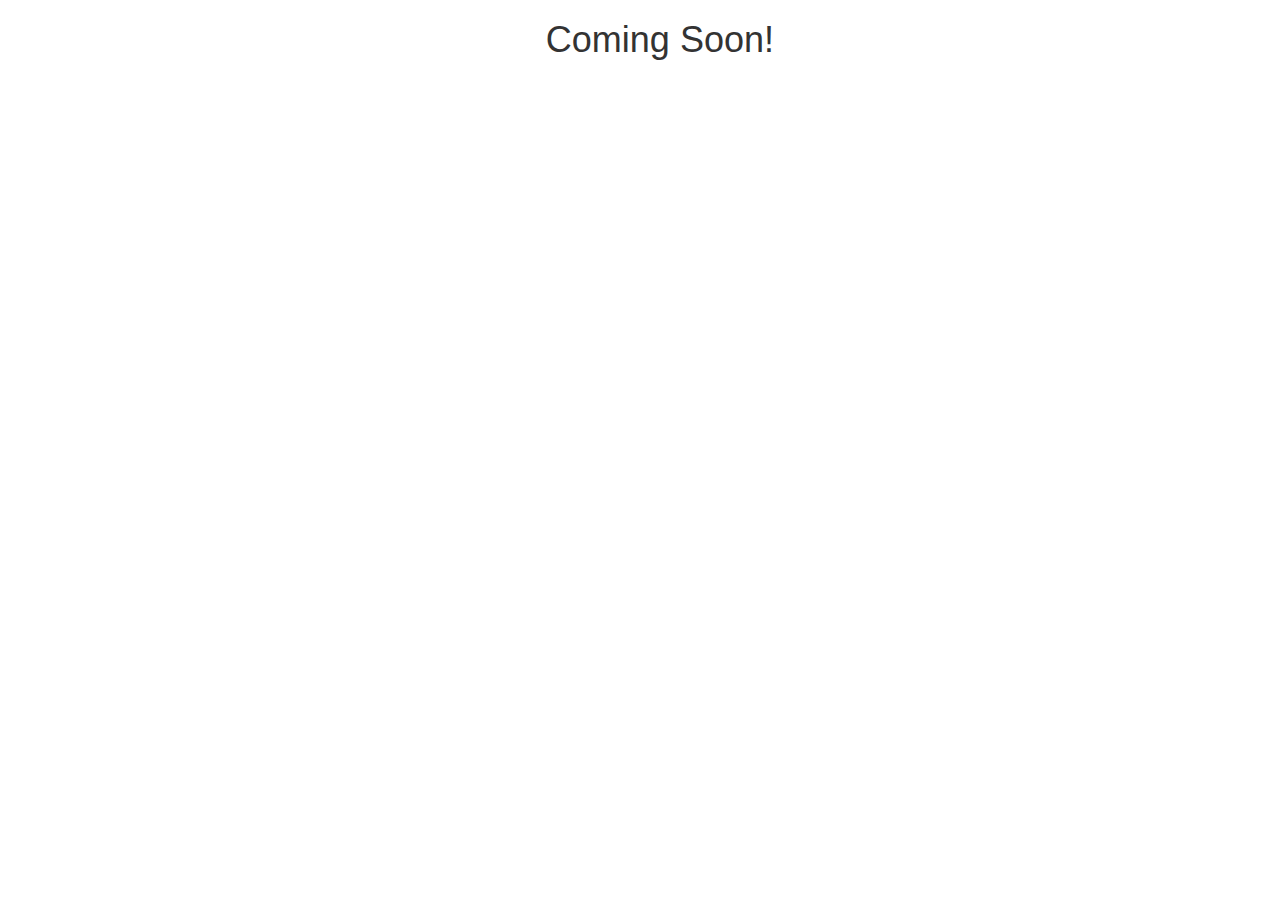
<file: index.html>
<!DOCTYPE html>
<html>
  <head>
    <title>Sage Co</title>
    <script>
      window.dataLayer = window.dataLayer || [];
      function gtag(){dataLayer.push(arguments);}
      gtag('js', new Date());

      gtag('config', 'UA-126253123-1');
    </script>
    <meta charset='utf-8'/>
    <meta name="viewport" content="width=device-width, initial-scale=1">
    <script src="https://ajax.googleapis.com/ajax/libs/jquery/3.1.1/jquery.min.js"></script>
    <link rel="stylesheet" type="text/css" href="stylesheets/index.css">
    <link rel="stylesheet" href="https://maxcdn.bootstrapcdn.com/bootstrap/3.3.7/css/bootstrap.min.css" integrity="sha384-BVYiiSIFeK1dGmJRAkycuHAHRg32OmUcww7on3RYdg4Va+PmSTsz/K68vbdEjh4u" crossorigin="anonymous">
    <script src="https://maxcdn.bootstrapcdn.com/bootstrap/3.3.7/js/bootstrap.min.js" integrity="sha384-Tc5IQib027qvyjSMfHjOMaLkfuWVxZxUPnCJA7l2mCWNIpG9mGCD8wGNIcPD7Txa" crossorigin="anonymous"></script>
  </head>
    <body  class="row">
      <div class="center">
        <h1 class="col-md-4 col-md-offset-5 vertical-center">Coming Soon!</h1>
      </div>
    </body>
</html>
</file>
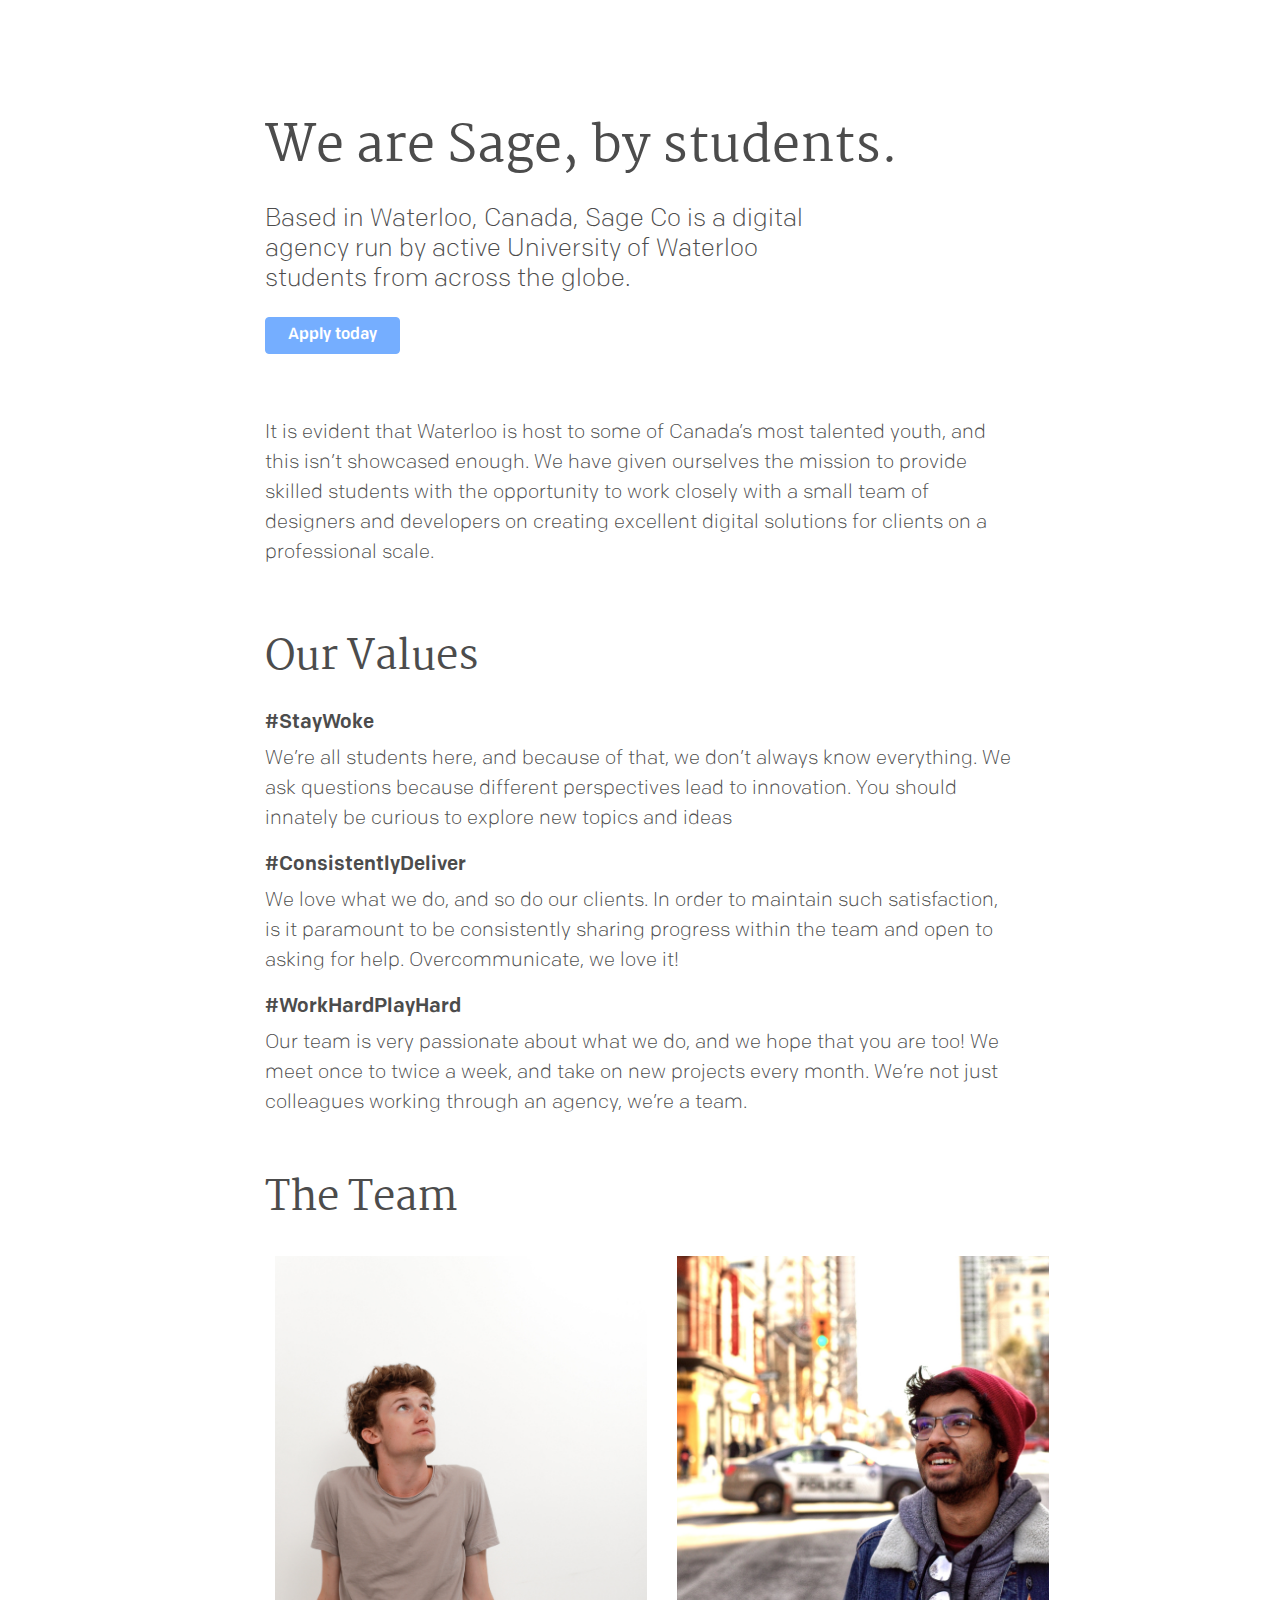
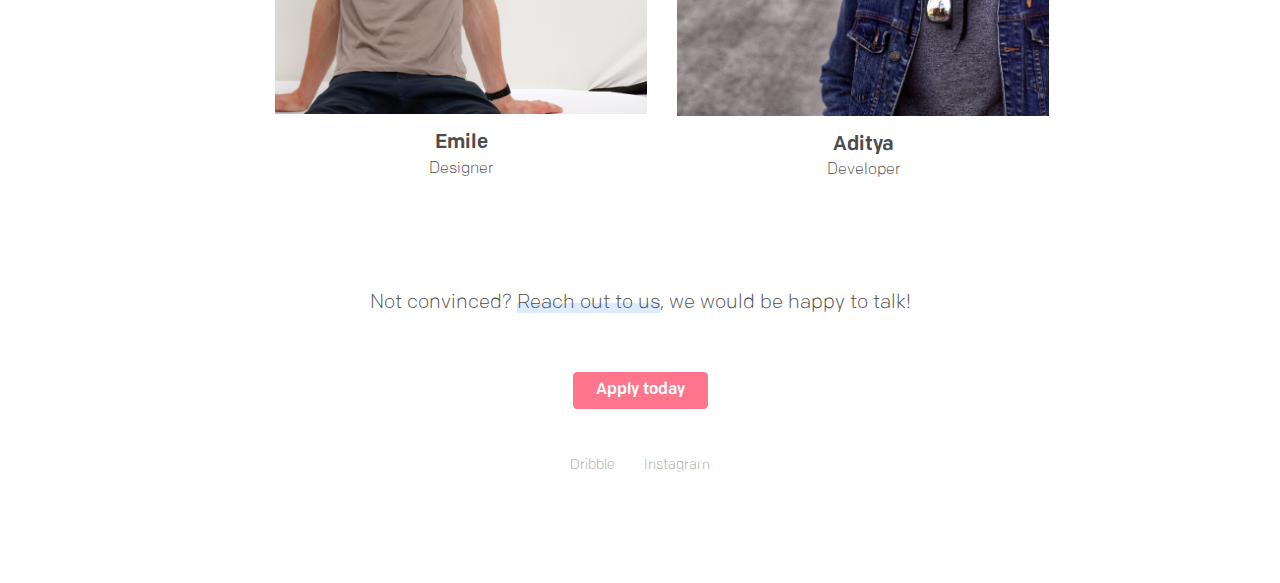
<file: join/index.html>
<!DOCTYPE html>
<html>
  <head>
    <title>Sage Co</title>
    <!-- Global site tag (gtag.js) - Google Analytics -->
    <script async src="https://www.googletagmanager.com/gtag/js?id=UA-126253123-1"></script>
    <script>
      window.dataLayer = window.dataLayer || [];
      function gtag(){dataLayer.push(arguments);}
      gtag('js', new Date());

      gtag('config', 'UA-126253123-1');
      console.log("Hey you look interested, send us an email with the title: Easter Egg to get an extra 5 points before the interview! ;)");
    </script>
    <meta charset='utf-8'/>
    <meta property="og:url" content="https://thesage.co/join/" />
    <meta property="og:type" content="profile" />
    <meta property="og:title" content="Sage Co" />
    <meta property="og:image" content="https://thesage.co/images/favicon.png" />
    <meta name="viewport" content="width=device-width, initial-scale=1">
    <link rel="shortcut icon" href="../images/favicon.png" type="img" />
    <script src="https://ajax.googleapis.com/ajax/libs/jquery/3.1.1/jquery.min.js"></script>
    <link rel="stylesheet" href="https://fonts.googleapis.com/css?family=Martel:600|Rubik">
    <link rel="stylesheet" href="../fonts/fonts.css">
    <link rel="stylesheet" href="https://maxcdn.bootstrapcdn.com/bootstrap/3.3.7/css/bootstrap.min.css" integrity="sha384-BVYiiSIFeK1dGmJRAkycuHAHRg32OmUcww7on3RYdg4Va+PmSTsz/K68vbdEjh4u" crossorigin="anonymous">
    <script src="https://maxcdn.bootstrapcdn.com/bootstrap/3.3.7/js/bootstrap.min.js" integrity="sha384-Tc5IQib027qvyjSMfHjOMaLkfuWVxZxUPnCJA7l2mCWNIpG9mGCD8wGNIcPD7Txa" crossorigin="anonymous"></script>
  </head>
  <body class="container">
    <div class="row">
      <h1 id="wearesage" class="col-sm-12 col-md-8 col-md-offset-2 martel">We are Sage, by students.</h1>
    </div>
    <div class="row">
      <h2 id="subtext" class="col-sm-12 col-md-6 col-md-offset-2 colfax">Based in Waterloo, Canada, Sage Co is a digital agency run by active University of Waterloo students from across the globe.</h2>
    </div>
    <div class="row">
      <div class="col-md-6 col-md-offset-2" style="padding-top: 12px;">
        <a href="../form"><button id="blue" type="button" class="btn btn-default"><p class="button colfax-medium">Apply today</p></button></a>
      </div>
    </div>
    <div class="row">
      <h3 class="col-sm-12 col-md-8 col-md-offset-2 colfax normal-text"  style="padding-top: 44px;">It is evident that Waterloo is host to some of Canada’s most talented youth, and this isn’t showcased enough. We have given ourselves the mission to provide skilled students with the opportunity to work closely with a small team of designers and developers on creating excellent digital solutions for clients on a professional scale.</h3>
    </div>
    <div class="row">
      <h2 class="col-sm-12 col-md-8 col-md-offset-2 heading martel" style="margin-bottom: 1%">Our Values</h2>
    </div>
    <div class="row">
      <h2 class="col-sm-12 col-md-8 col-md-offset-2 bullet colfax-medium">#StayWoke</h2>
      <p class="col-sm-12 col-md-8 col-md-offset-2 normal-text colfax">We’re all students here, and because of that, we don’t always know everything. We ask questions because different perspectives lead to innovation. You should innately be curious to explore new topics and ideas</p>
      <h2 class="col-sm-12 col-md-8 col-md-offset-2 bullet colfax-medium">#ConsistentlyDeliver</h2>
      <p class="col-sm-12 col-md-8 col-md-offset-2 normal-text colfax">We love what we do, and so do our clients. In order to maintain such satisfaction, is it paramount to be consistently sharing progress within the team and open to asking for help. Overcommunicate, we love it!</p>
      <h2 class="col-sm-12 col-md-8 col-md-offset-2 bullet colfax-medium">#WorkHardPlayHard</h2>
      <p class="col-sm-12 col-md-8 col-md-offset-2 normal-text colfax">Our team is very passionate about what we do, and we hope that you are too! We meet once to twice a week, and take on new projects every month. We’re not just colleagues working through an agency, we’re a team.</p>
    </div>
    <div class="row">
      <h2 class="col-sm-12 col-md-8 col-md-offset-2 heading martel" style="margin-bottom: 3%">The Team</h2>
    </div>
    <div class="row col-md-offset-2">
      <div class="col-sm-6 col-md-4 col-lg-5">
        <img class="center" src="../images/emile.jpg">
        <div class="center">
          <p class="colfax-medium name">Emile</p>
          <p class="colfax role">Designer</p>
        </div>
      </div>
      <div class="col-sm-6 col-md-4 col-lg-5">
        <img class="center" src="../images/aditya.jpeg">
        <div class="center">
          <p class="colfax-medium name">Aditya</p>
          <p class="colfax role">Developer</p>
        </div>
      </div>
    </div>
    <div class="row">
      <h2 id="contact" class="col-sm-12 col-md-8 col-md-offset-2 colfax">Not convinced? <a class="highlight" href="mailto:jointhesage@gmail.com">Reach out to us</a>, we would be happy to talk!</h2>
    </div>
    <div class="row">
      <div class="col-md-4 col-md-offset-4" style="padding-top: 48px;">
        <a href="../form"><button id="pink" type="button" class="btn btn-default center"><p class="button colfax-medium">Apply today</p></button></a>
      </div>
    </div>
    <div class="footer">
      <a target="_blank" href="https://dribbble.com/bythesage
"><span class="btn"><p class=" colfax">Dribble</p></span></a>
      <a target="_blank" href="https://www.instagram.com/bythesage
"><span class="btn"><p class=" colfax">Instagram</p></span></a>

    </div>
  </body>
  <style>
    #wearesage {
      font-size: 50px;
      padding-top: 100px;
    }

    #subtext {
      font-size: 25px;
      line-height: 1.2;
    }

    #contact {
      margin-top: 80px;
      font-size: 20px;
      text-align: center;
    }

    .heading {
      margin-top: 5%;
      font-size: 40px;
    }

    .bullet {
      font-size: 20px;
    }

    .name {
      font-size: 20px;
      padding-top: 15px;
      text-align: center;
    }

    .colfax-medium {
      font-family: 'colfax-medium', sans-serif !important;
    }

    .colfax {
      font-family: 'colfax-light', sans-serif !important;
    }

    .martel {
      font-family: 'Martel', serif !important;
    }

    .normal-text {
      font-size: 20px;
      line-height: 1.5;
    }

    .role {
      font-size: 16px;
      text-align: center;
      padding-bottom: 30px;
    }

    .button {
      font-size: 16px;
      color: white;
      padding: 0 10px;
    }

    .underline {
      border-bottom: 1px solid #ff9683;
      padding-bottom: 2px;
    }

    .center {
      display: block;
      margin-left: auto;
      margin-right: auto;
    }

    .highlight:before{
      width:100%;
      height:10px;
      position:absolute;
      left:0px;
      bottom:0px;
      content:"";
      display:block;
      background-color: #ddebff;
      z-index:-1;
      opacity: 1;
      -webkit-transition: height 0.5s;
        transition: height 0.5s;
    }

    .footer {
      text-align: center;
      padding-top: 40px;
      padding-bottom: : 20px;
      padding-left: 0px;
      color: #A6A6A6;
    }

    .footer-bg {
      background-color: #FFFFFF;
      height: 70px;
    }

    a.underline:hover {
      color: 	#ff9683 !important;
    }

    a:hover {
    	color: 	#ddebff;
    }

    a.highlight {
    	position:relative;
    	text-decoration: none;
      color: #333;
    }

    a.highlight:hover{
    	color: inherit !important;
    }

    a.highlight:hover:before {
    	color: #ff9683;
    	background-color: #ddebff;
        height:23px;
    }

    a:visited {
        color: inherit!important;
    }

    #blue {
      background-color: #75AEFF !important;
      border-color: #75AEFF !important;
      -webkit-transition: background-color 0.5s, box-shadow 0.25s;
        transition: background-color 0.5s, box-shadow 0.25s;
    }

    #blue:hover {
      background-color: #639EF1 !important;
      box-shadow: 0px 1px 6px #8EA0B9;
      -webkit-transition: background-color 0.5s, box-shadow 0.25s;
        transition: background-color 0.5s, box-shadow 0.25s;
    }

    #pink {
      background-color: #FF758C !important;
      border-color: #FF758C !important;
      -webkit-transition: background-color 0.5s, box-shadow 0.25s;
        transition: background-color 0.5s, box-shadow 0.25s;
    }

    #pink:hover {
      background-color: #F75772 !important;
      box-shadow: 0px 1px 6px #C59AA1;
      -webkit-transition: background-color 0.5s, box-shadow 0.25s;
        transition: background-color 0.5s, box-shadow 0.25s;
    }

    body {
      color: #4c4c4c;
      margin-bottom: 100px;
    }

    img {
      max-width:100%;
      max-height:100%;
    }

    p {
      margin: 0;
      padding: 0;
    }

    a {
      text-decoration:none !important;
      color: inherit !important;
      -webkit-transition: color 0.5s;
        transition: color 0.5s;
    }

  </style>
</html>
</file>
<file: stylesheets/index.css>
.vertical-center {
  min-height: 100%;  /* Fallback for browsers do NOT support vh unit */
  min-height: 100vh; /* These two lines are counted as one :-)       */

  display: flex;
  align-items: center;
}
</file>
<file: fonts/fonts.css>
@font-face{
  font-family:'colfax-light';
  src:url('Colfax-Light.otf') format("opentype");
  font-style:normal;
}

@font-face{
  font-family:'colfax-medium';
  src:url('Colfax-Medium.otf') format("opentype");
  font-style:normal;
}
</file>
